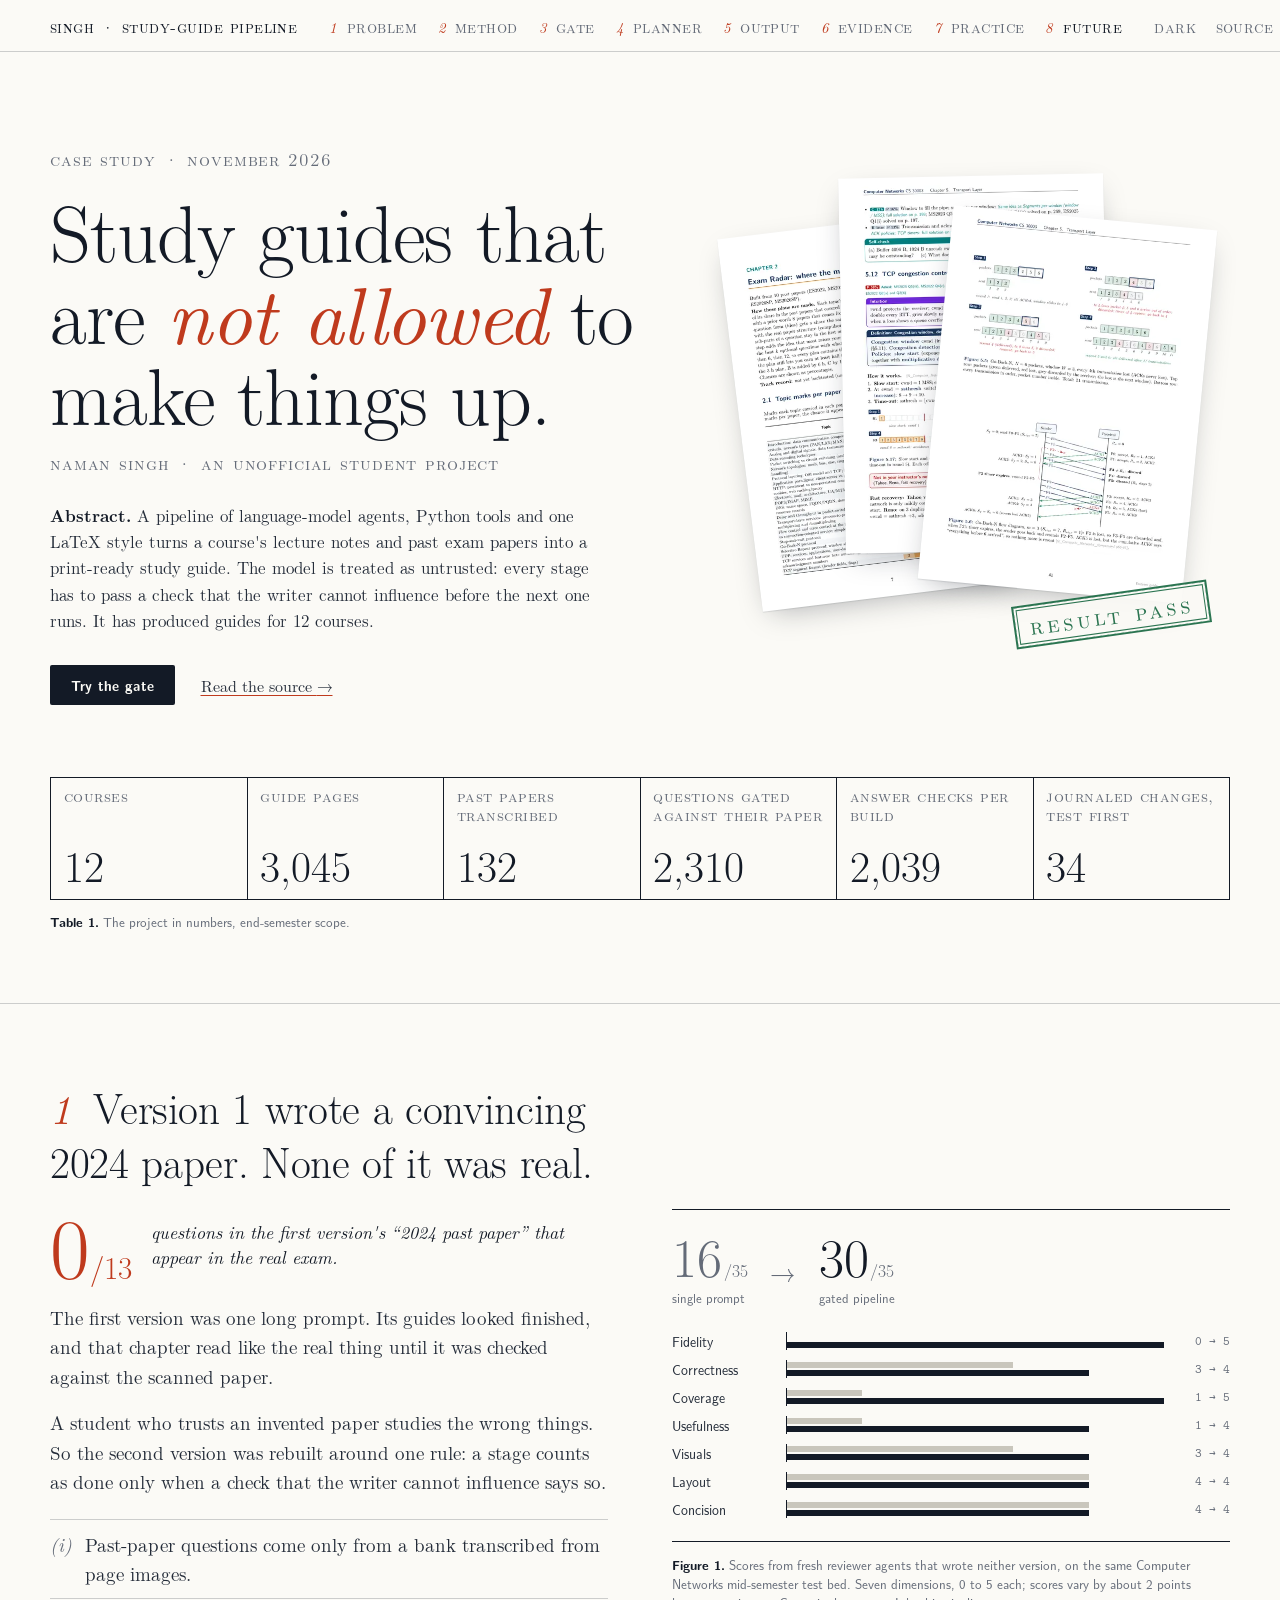
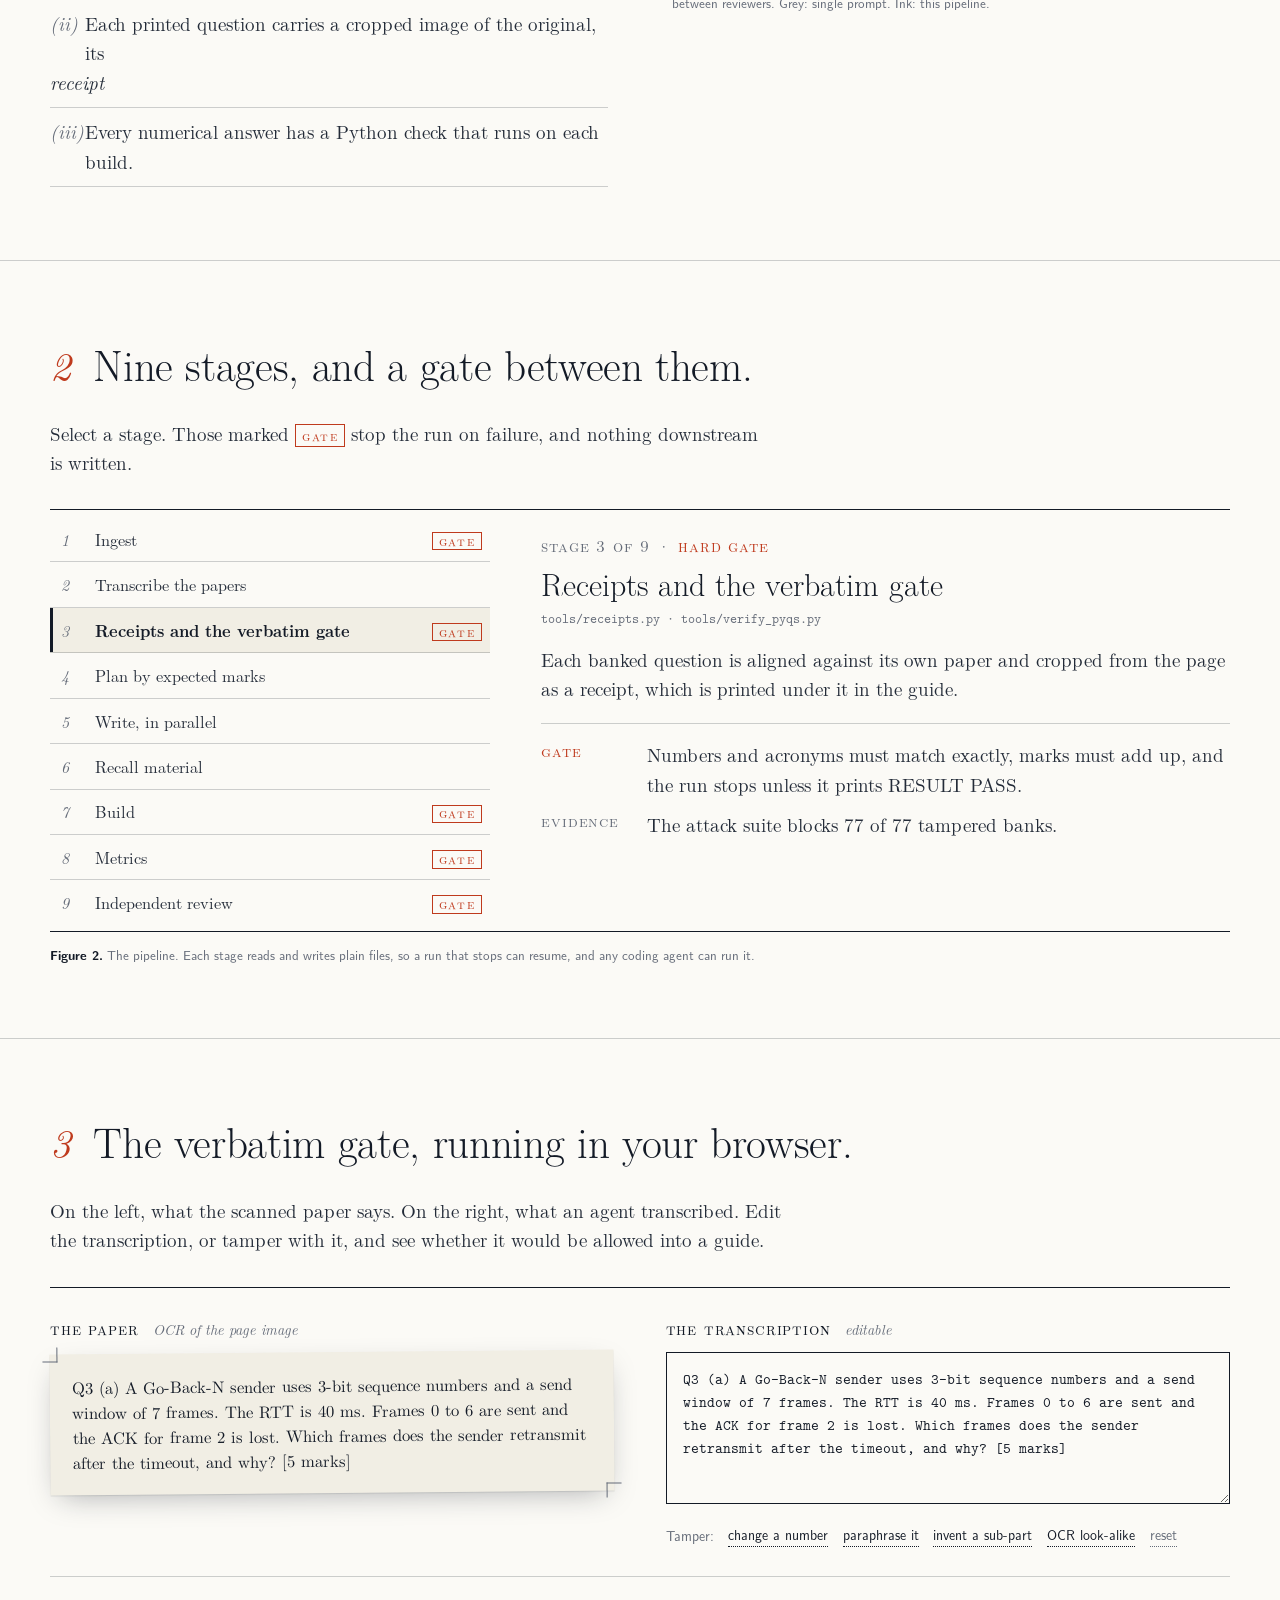
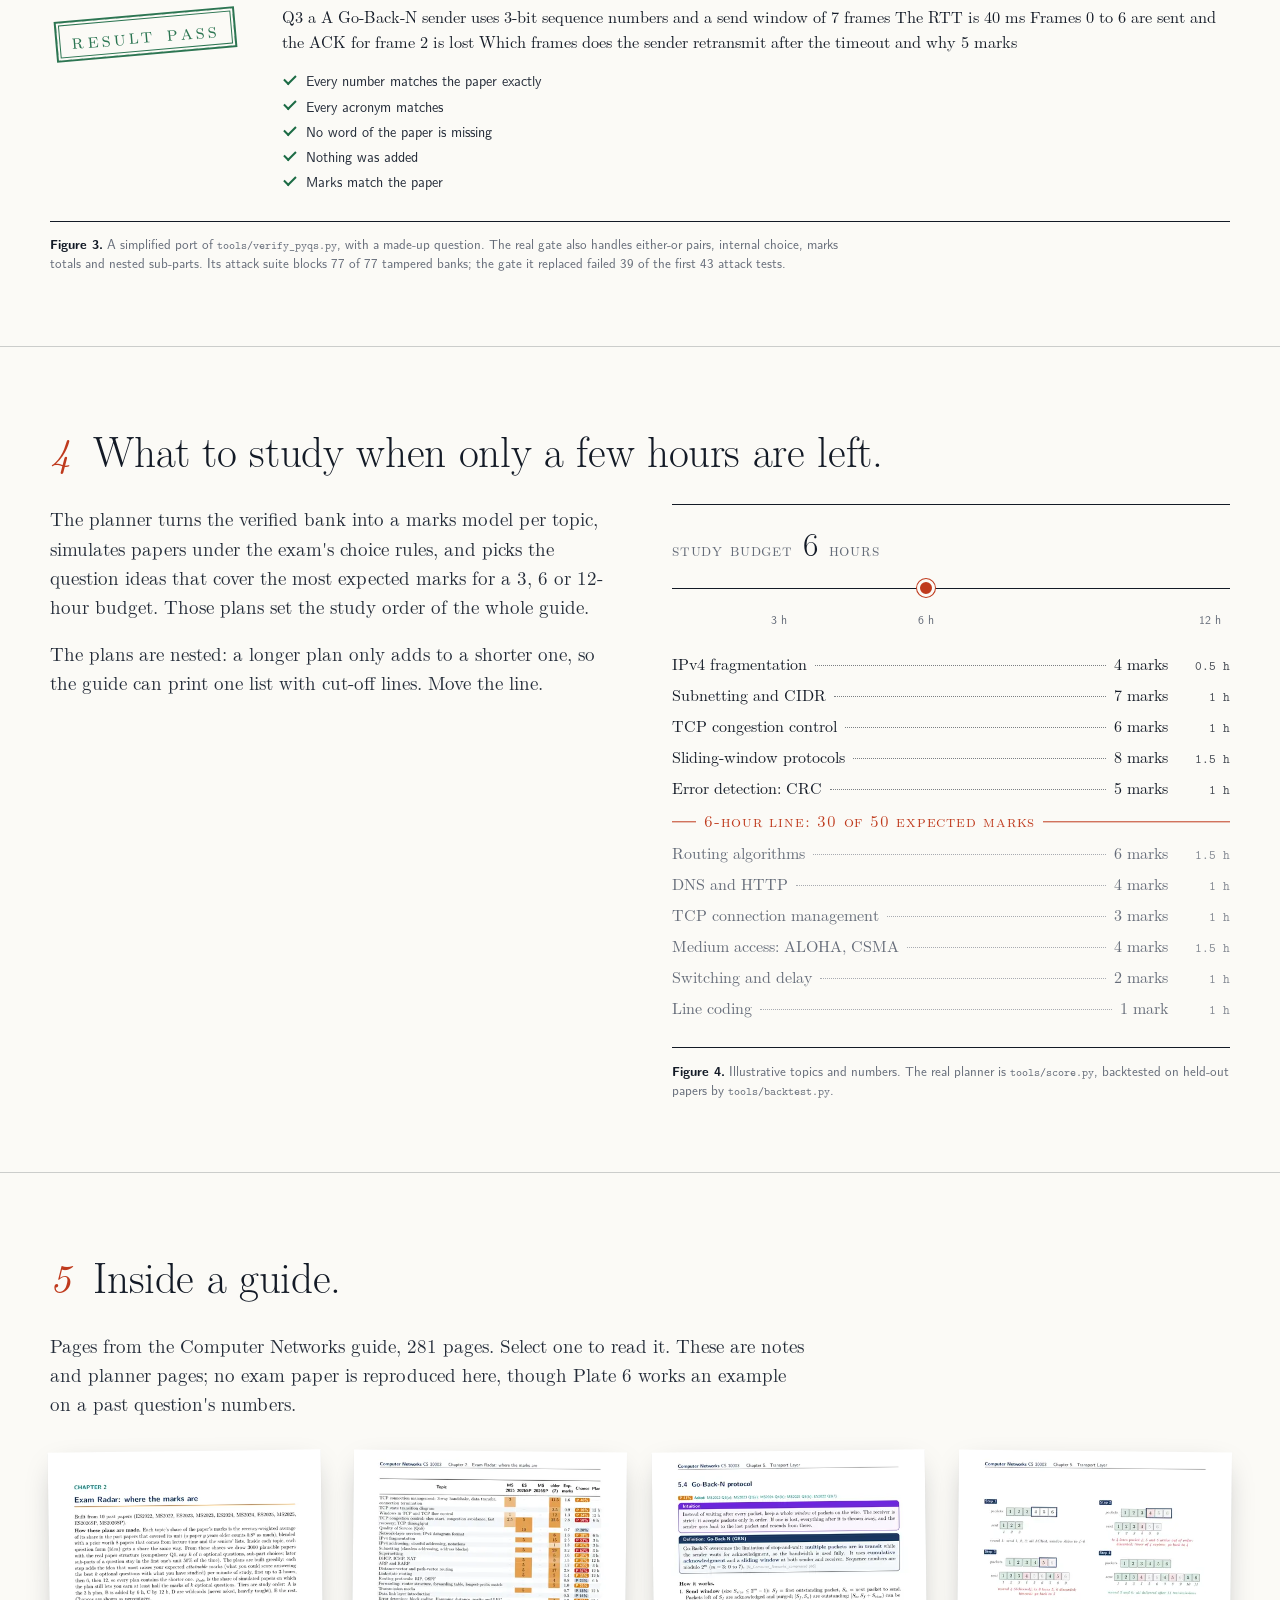
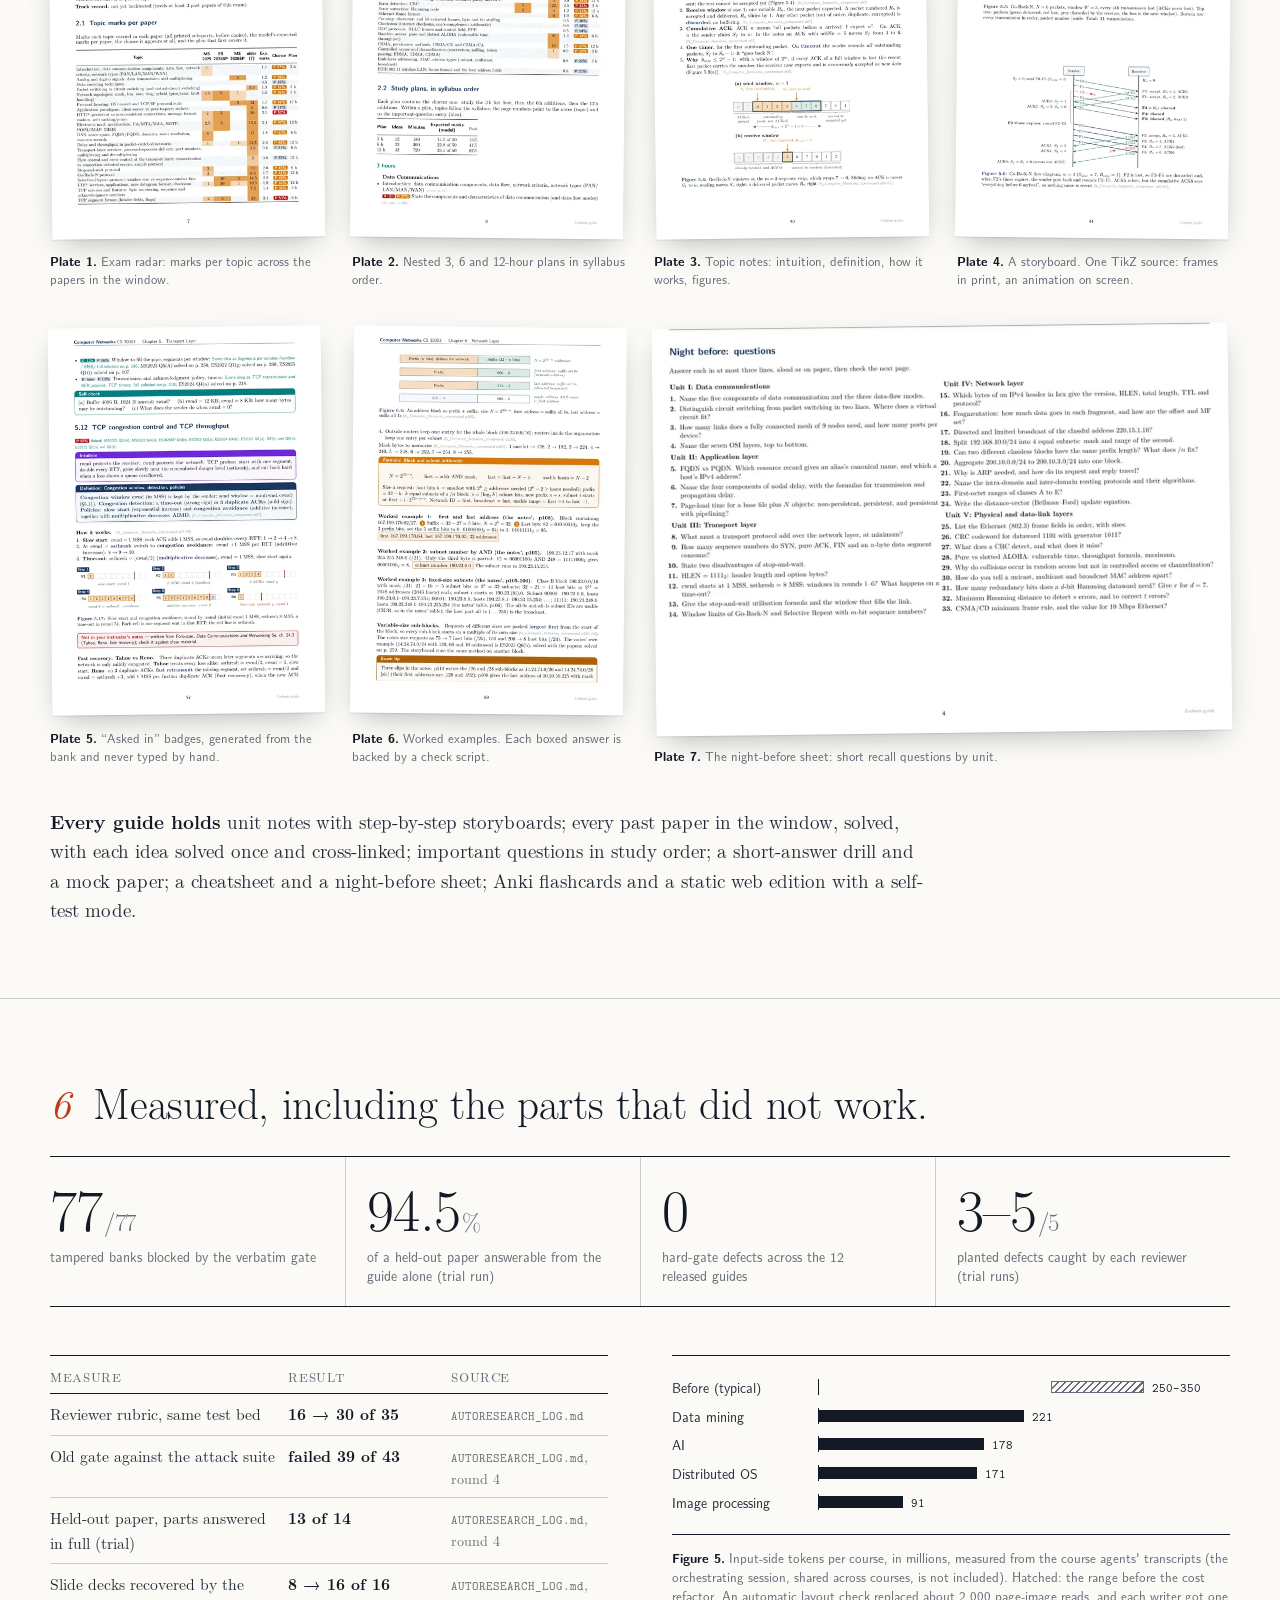
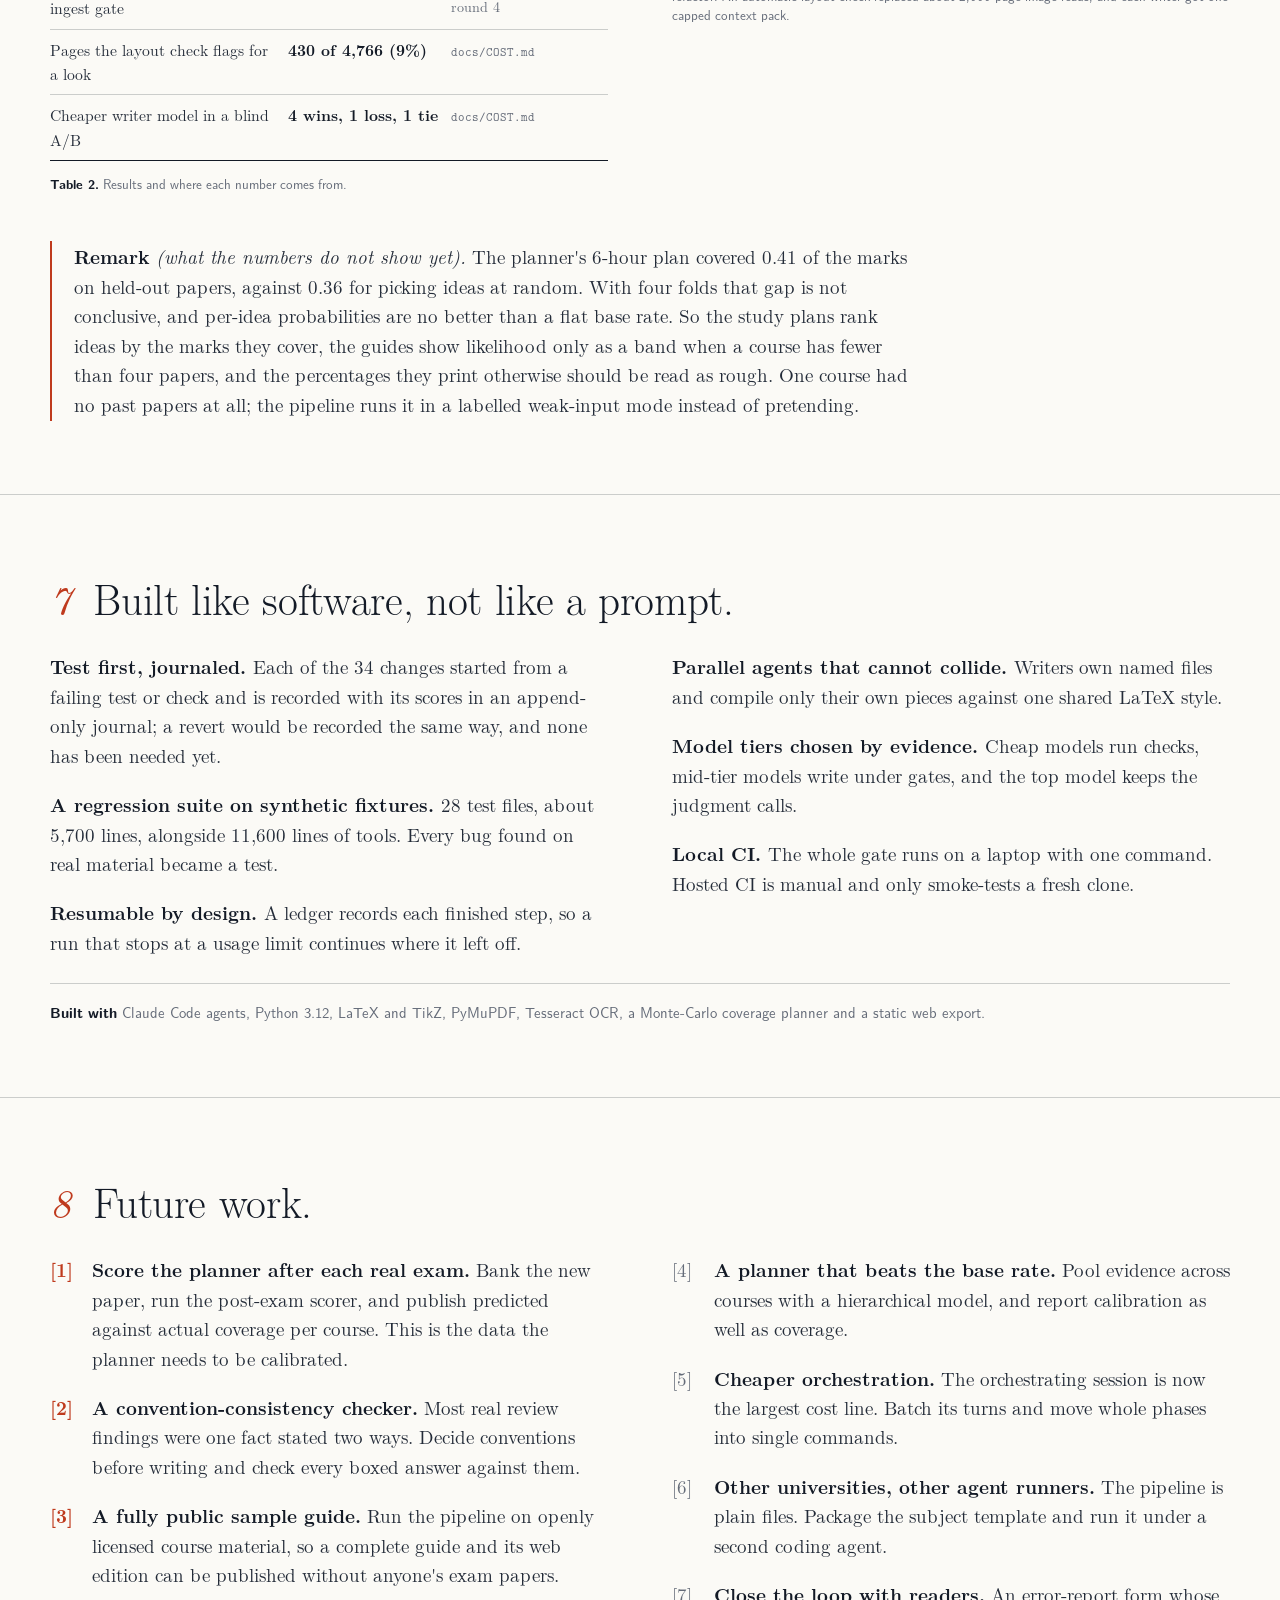
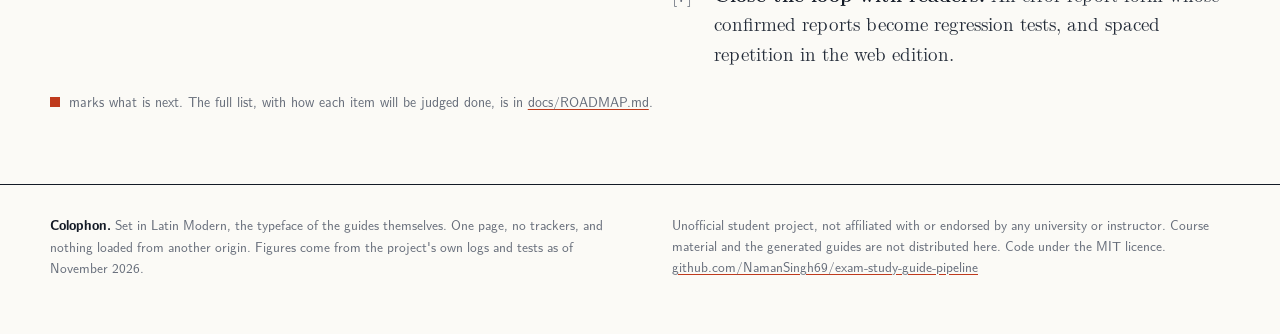
<file: site/index.html>
<!doctype html>
<html lang="en">
<head>
<meta charset="utf-8">
<meta name="viewport" content="width=device-width, initial-scale=1">
<title>Exam Study-Guide Pipeline: gated multi-agent LLM system</title>
<meta name="description" content="A multi-agent pipeline (Claude Code, Python, LaTeX) that turns course notes and past exam papers into verified study guides. 12 courses, 3,045 pages, 2,310 past-paper questions gated against their source.">
<meta name="theme-color" content="#fbfaf6">
<meta property="og:type" content="website">
<meta property="og:title" content="Exam Study-Guide Pipeline">
<meta property="og:description" content="Study guides that are not allowed to make things up: a gated multi-agent LLM pipeline. 12 courses, 3,045 pages, 2,310 verified past-paper questions.">
<meta property="og:url" content="https://study-guide-pipeline.vercel.app/">
<meta property="og:image" content="https://study-guide-pipeline.vercel.app/og.png">
<meta property="og:image:width" content="1200">
<meta property="og:image:height" content="630">
<link rel="canonical" href="https://study-guide-pipeline.vercel.app/">
<meta name="twitter:card" content="summary_large_image">
<link rel="icon" href="favicon.svg" type="image/svg+xml">
<link rel="preload" href="fonts/lmr10.woff" as="font" type="font/woff" crossorigin>
<link rel="preload" href="fonts/lmr17.woff" as="font" type="font/woff" crossorigin>
<link rel="stylesheet" href="styles.css?v=20261121b">
<script src="theme.js?v=20261121b"></script>
</head>
<body>
<a class="skip" href="#main">Skip to content</a>

<header class="runhead" id="top">
  <a class="rh-title" href="#top">Singh <span aria-hidden="true">·</span> Study-Guide Pipeline</a>
  <nav aria-label="Sections">
    <a href="#problem"><i>1</i> Problem</a>
    <a href="#method"><i>2</i> Method</a>
    <a href="#gate"><i>3</i> Gate</a>
    <a href="#planner"><i>4</i> Planner</a>
    <a href="#output"><i>5</i> Output</a>
    <a href="#evidence"><i>6</i> Evidence</a>
    <a href="#practice"><i>7</i> Practice</a>
    <a href="#future"><i>8</i> Future</a>
  </nav>
  <div class="rh-end">
    <button id="themeToggle" type="button" aria-label="Switch between light and dark"><span class="t-dark">Dark</span><span class="t-light">Light</span></button>
    <a href="https://github.com/NamanSingh69/exam-study-guide-pipeline" target="_blank" rel="noopener">Source <span aria-hidden="true">→</span></a>
  </div>
</header>

<main id="main">

<section class="title-block">
  <div class="tb-copy">
    <p class="kicker">Case study <span aria-hidden="true">·</span> November 2026</p>
    <h1>Study guides that are <em>not allowed</em> to make things up.</h1>
    <p class="byline">Naman Singh <span aria-hidden="true">·</span> an unofficial student project</p>
    <p class="abstract"><b>Abstract.</b> A pipeline of language-model agents, Python tools and one LaTeX style turns a course's lecture notes and past exam papers into a print-ready study guide. The model is treated as untrusted: every stage has to pass a check that the writer cannot influence before the next one runs. It has produced guides for 12 courses.</p>
    <p class="actions">
      <a class="btn" href="#gate">Try the gate</a>
      <a class="link" href="https://github.com/NamanSingh69/exam-study-guide-pipeline" target="_blank" rel="noopener">Read the source <span aria-hidden="true">→</span></a>
    </p>
  </div>
  <div class="desk" aria-hidden="true">
    <img class="sheet s1" src="img/thumb-radar.webp" alt="" width="496" height="702">
    <img class="sheet s2" src="img/thumb-tcp-congestion.webp" alt="" width="496" height="702">
    <img class="sheet s3" src="img/thumb-gbn-storyboard.webp" alt="" width="496" height="702">
    <span class="stamp pass">Result pass</span>
  </div>
</section>

<section class="cover" aria-label="The project in numbers">
  <table>
    <caption><b>Table 1.</b> The project in numbers, end-semester scope.</caption>
    <thead><tr><th scope="col">Courses</th><th scope="col">Guide pages</th><th scope="col">Past papers transcribed</th><th scope="col">Questions gated against their paper</th><th scope="col">Answer checks per build</th><th scope="col">Journaled changes, test first</th></tr></thead>
    <tbody><tr><td data-count="12">12</td><td data-count="3045">3,045</td><td data-count="132">132</td><td data-count="2310">2,310</td><td data-count="2039">2,039</td><td data-count="34">34</td></tr></tbody>
  </table>
</section>

<section class="sec" id="problem">
  <h2><span class="num">1</span>Version 1 wrote a convincing 2024 paper. None of it was real.</h2>
  <div class="cols">
    <div class="prose">
      <p class="lead-fig"><span class="zero">0<small>/13</small></span><span>questions in the first version's &ldquo;2024 past paper&rdquo; that appear in the real exam.</span></p>
      <p>The first version was one long prompt. Its guides looked finished, and that chapter read like the real thing until it was checked against the scanned paper.</p>
      <p>A student who trusts an invented paper studies the wrong things. So the second version was rebuilt around one rule: a stage counts as done only when a check that the writer cannot influence says so.</p>
      <ol class="rules">
        <li>Past-paper questions come only from a bank transcribed from page images.</li>
        <li>Each printed question carries a cropped image of the original, its <em>receipt</em>.</li>
        <li>Every numerical answer has a Python check that runs on each build.</li>
      </ol>
    </div>
    <figure class="fig">
      <div class="fig-body">
        <div class="totals"><span><b>16</b><small>/35</small><i>single prompt</i></span><span class="to" aria-hidden="true">→</span><span class="new"><b>30</b><small>/35</small><i>gated pipeline</i></span></div>
        <div id="rubric" class="rubric" role="img" aria-label="Scores per dimension. Fidelity 0 to 5, correctness 3 to 4, coverage 1 to 5, usefulness 1 to 4, visuals 3 to 4, layout 4 to 4, concision 4 to 4."></div>
      </div>
      <figcaption><b>Figure 1.</b> Scores from fresh reviewer agents that wrote neither version, on the same Computer Networks mid-semester test bed. Seven dimensions, 0 to 5 each; scores vary by about 2 points between reviewers. Grey: single prompt. Ink: this pipeline.</figcaption>
    </figure>
  </div>
</section>

<section class="sec" id="method">
  <h2><span class="num">2</span>Nine stages, and a gate between them.</h2>
  <p class="intro">Select a stage. Those marked <span class="gate-mark">gate</span> stop the run on failure, and nothing downstream is written.</p>
  <figure class="fig fig-wide">
    <div class="flow">
      <div class="flow-steps" id="flowSteps" role="tablist" aria-label="Pipeline stages" aria-orientation="vertical"></div>
      <div class="flow-panel" id="flowPanel" role="tabpanel" tabindex="0"></div>
    </div>
    <figcaption><b>Figure 2.</b> The pipeline. Each stage reads and writes plain files, so a run that stops can resume, and any coding agent can run it.</figcaption>
  </figure>
</section>

<section class="sec" id="gate">
  <h2><span class="num">3</span>The verbatim gate, running in your browser.</h2>
  <p class="intro">On the left, what the scanned paper says. On the right, what an agent transcribed. Edit the transcription, or tamper with it, and see whether it would be allowed into a guide.</p>
  <figure class="fig fig-wide">
    <div class="gate">
      <div class="receipt">
        <h3>The paper <span>OCR of the page image</span></h3>
        <p id="gateSource"></p>
      </div>
      <div class="transcript">
        <h3><label for="gateInput">The transcription</label> <span>editable</span></h3>
        <textarea id="gateInput" rows="6" maxlength="2000" spellcheck="false"></textarea>
        <p class="tamper">Tamper:
          <button type="button" data-tamper="number">change a number</button>
          <button type="button" data-tamper="paraphrase">paraphrase it</button>
          <button type="button" data-tamper="invent">invent a sub-part</button>
          <button type="button" data-tamper="ocr">OCR look-alike</button>
          <button type="button" data-tamper="reset" class="reset">reset</button>
        </p>
      </div>
      <div class="ruling" aria-live="polite">
        <div class="stamp-wrap"><span class="stamp" id="gateVerdict"></span></div>
        <div>
          <p class="diff" id="gateDiff"></p>
          <ul class="reasons" id="gateReasons"></ul>
        </div>
      </div>
    </div>
    <figcaption><b>Figure 3.</b> A simplified port of <code>tools/verify_pyqs.py</code>, with a made-up question. The real gate also handles either-or pairs, internal choice, marks totals and nested sub-parts. Its attack suite blocks 77 of 77 tampered banks; the gate it replaced failed 39 of the first 43 attack tests.</figcaption>
  </figure>
</section>

<section class="sec" id="planner">
  <h2><span class="num">4</span>What to study when only a few hours are left.</h2>
  <div class="cols">
    <div class="prose">
      <p>The planner turns the verified bank into a marks model per topic, simulates papers under the exam's choice rules, and picks the question ideas that cover the most expected marks for a 3, 6 or 12-hour budget. Those plans set the study order of the whole guide.</p>
      <p>The plans are nested: a longer plan only adds to a shorter one, so the guide can print one list with cut-off lines. Move the line.</p>
    </div>
    <figure class="fig">
      <div class="fig-body planner">
        <label for="hours">Study budget <output id="hoursOut">6</output> hours</label>
        <input type="range" id="hours" min="1" max="12" step="1" value="6">
        <div class="ticks" aria-hidden="true"><span class="t3">3 h</span><span class="t6">6 h</span><span class="t12">12 h</span></div>
        <ol class="toc" id="planTopics"></ol>
      </div>
      <figcaption><b>Figure 4.</b> Illustrative topics and numbers. The real planner is <code>tools/score.py</code>, backtested on held-out papers by <code>tools/backtest.py</code>.</figcaption>
    </figure>
  </div>
</section>

<section class="sec" id="output">
  <h2><span class="num">5</span>Inside a guide.</h2>
  <p class="intro">Pages from the Computer Networks guide, 281 pages. Select one to read it. These are notes and planner pages; no exam paper is reproduced here, though Plate 6 works an example on a past question's numbers.</p>
  <div class="plates" id="gallery">
    <button type="button" data-page="radar" data-w="993" data-h="1404"><img src="img/thumb-radar.webp" alt="Exam radar page: a heat table of topics against past papers with expected marks" width="496" height="702" loading="lazy"><span><b>Plate 1.</b> Exam radar: marks per topic across the papers in the window.</span></button>
    <button type="button" data-page="plans" data-w="993" data-h="1404"><img src="img/thumb-plans.webp" alt="Study plans page listing topics for 3, 6 and 12 hours" width="496" height="702" loading="lazy"><span><b>Plate 2.</b> Nested 3, 6 and 12-hour plans in syllabus order.</span></button>
    <button type="button" data-page="gbn-notes" data-w="993" data-h="1404"><img src="img/thumb-gbn-notes.webp" alt="Notes page on the Go-Back-N protocol with intuition, definition and window diagrams" width="496" height="702" loading="lazy"><span><b>Plate 3.</b> Topic notes: intuition, definition, how it works, figures.</span></button>
    <button type="button" data-page="gbn-storyboard" data-w="993" data-h="1404"><img src="img/thumb-gbn-storyboard.webp" alt="Storyboard figure showing Go-Back-N frame by frame with a timeline" width="496" height="702" loading="lazy"><span><b>Plate 4.</b> A storyboard. One TikZ source: frames in print, an animation on screen.</span></button>
    <button type="button" data-page="tcp-congestion" data-w="993" data-h="1404"><img src="img/thumb-tcp-congestion.webp" alt="Notes page on TCP congestion control with past-paper badges and a window plot" width="496" height="702" loading="lazy"><span><b>Plate 5.</b> &ldquo;Asked in&rdquo; badges, generated from the bank and never typed by hand.</span></button>
    <button type="button" data-page="cidr-worked" data-w="993" data-h="1404"><img src="img/thumb-cidr-worked.webp" alt="Worked subnetting examples with boxed answers" width="496" height="702" loading="lazy"><span><b>Plate 6.</b> Worked examples. Each boxed answer is backed by a check script.</span></button>
    <button type="button" data-page="night-before" data-w="1404" data-h="993" class="wide"><img src="img/thumb-night-before.webp" alt="Landscape night-before sheet of short questions by unit" width="702" height="496" loading="lazy"><span><b>Plate 7.</b> The night-before sheet: short recall questions by unit.</span></button>
  </div>
  <dialog id="lightbox" aria-label="Guide page">
    <button type="button" class="lb-close" aria-label="Close">Close</button>
    <img id="lbImg" src="img/thumb-radar.webp" alt="" width="993" height="1404">
  </dialog>
  <p class="holds"><b>Every guide holds</b> unit notes with step-by-step storyboards; every past paper in the window, solved, with each idea solved once and cross-linked; important questions in study order; a short-answer drill and a mock paper; a cheatsheet and a night-before sheet; Anki flashcards and a static web edition with a self-test mode.</p>
</section>

<section class="sec" id="evidence">
  <h2><span class="num">6</span>Measured, including the parts that did not work.</h2>
  <div class="keyfigs">
    <p><b>77<small>/77</small></b>tampered banks blocked by the verbatim gate</p>
    <p><b>94.5<small>%</small></b>of a held-out paper answerable from the guide alone (trial run)</p>
    <p><b>0</b>hard-gate defects across the 12 released guides</p>
    <p><b>3&ndash;5<small>/5</small></b>planted defects caught by each reviewer (trial runs)</p>
  </div>
  <div class="cols cols-top">
    <figure class="fig">
      <table class="book">
        <caption><b>Table 2.</b> Results and where each number comes from.</caption>
        <thead><tr><th scope="col">Measure</th><th scope="col">Result</th><th scope="col">Source</th></tr></thead>
        <tbody>
          <tr><td>Reviewer rubric, same test bed</td><td>16 → 30 of 35</td><td><code>AUTORESEARCH_<wbr>LOG.md</code></td></tr>
          <tr><td>Old gate against the attack suite</td><td>failed 39 of 43</td><td><code>AUTORESEARCH_<wbr>LOG.md</code>, round 4</td></tr>
          <tr><td>Held-out paper, parts answered in full (trial)</td><td>13 of 14</td><td><code>AUTORESEARCH_<wbr>LOG.md</code>, round 4</td></tr>
          <tr><td>Slide decks recovered by the ingest gate</td><td>8 → 16 of 16</td><td><code>AUTORESEARCH_<wbr>LOG.md</code>, round 4</td></tr>
          <tr><td>Pages the layout check flags for a look</td><td>430 of 4,766 (9%)</td><td><code>docs/<wbr>COST.md</code></td></tr>
          <tr><td>Cheaper writer model in a blind A/B</td><td>4 wins, 1 loss, 1 tie</td><td><code>docs/<wbr>COST.md</code></td></tr>
        </tbody>
      </table>
    </figure>
    <figure class="fig">
      <div class="fig-body">
        <div id="costChart" class="bars" role="img" aria-label="Baseline 250 to 350 million tokens per course. After the refactor: image processing 91, distributed operating systems 171, artificial intelligence 178, data mining 221 million."></div>
      </div>
      <figcaption><b>Figure 5.</b> Input-side tokens per course, in millions, measured from the course agents' transcripts (the orchestrating session, shared across courses, is not included). Hatched: the range before the cost refactor. An automatic layout check replaced about 2,000 page-image reads, and each writer got one capped context pack.</figcaption>
    </figure>
  </div>
  <aside class="remark">
    <p><b>Remark</b> <i>(what the numbers do not show yet).</i> The planner's 6-hour plan covered 0.41 of the marks on held-out papers, against 0.36 for picking ideas at random. With four folds that gap is not conclusive, and per-idea probabilities are no better than a flat base rate. So the study plans rank ideas by the marks they cover, the guides show likelihood only as a band when a course has fewer than four papers, and the percentages they print otherwise should be read as rough. One course had no past papers at all; the pipeline runs it in a labelled weak-input mode instead of pretending.</p>
  </aside>
</section>

<section class="sec" id="practice">
  <h2><span class="num">7</span>Built like software, not like a prompt.</h2>
  <dl class="paras">
    <div><dt>Test first, journaled.</dt><dd>Each of the 34 changes started from a failing test or check and is recorded with its scores in an append-only journal; a revert would be recorded the same way, and none has been needed yet.</dd></div>
    <div><dt>A regression suite on synthetic fixtures.</dt><dd>28 test files, about 5,700 lines, alongside 11,600 lines of tools. Every bug found on real material became a test.</dd></div>
    <div><dt>Resumable by design.</dt><dd>A ledger records each finished step, so a run that stops at a usage limit continues where it left off.</dd></div>
    <div><dt>Parallel agents that cannot collide.</dt><dd>Writers own named files and compile only their own pieces against one shared LaTeX style.</dd></div>
    <div><dt>Model tiers chosen by evidence.</dt><dd>Cheap models run checks, mid-tier models write under gates, and the top model keeps the judgment calls.</dd></div>
    <div><dt>Local CI.</dt><dd>The whole gate runs on a laptop with one command. Hosted CI is manual and only smoke-tests a fresh clone.</dd></div>
  </dl>
  <p class="built"><b>Built with</b> Claude Code agents, Python 3.12, LaTeX and TikZ, PyMuPDF, Tesseract OCR, a Monte-Carlo coverage planner and a static web export.</p>
</section>

<section class="sec" id="future">
  <h2><span class="num">8</span>Future work.</h2>
  <ol class="refs">
    <li class="next"><b>Score the planner after each real exam.</b> Bank the new paper, run the post-exam scorer, and publish predicted against actual coverage per course. This is the data the planner needs to be calibrated.</li>
    <li class="next"><b>A convention-consistency checker.</b> Most real review findings were one fact stated two ways. Decide conventions before writing and check every boxed answer against them.</li>
    <li class="next"><b>A fully public sample guide.</b> Run the pipeline on openly licensed course material, so a complete guide and its web edition can be published without anyone's exam papers.</li>
    <li><b>A planner that beats the base rate.</b> Pool evidence across courses with a hierarchical model, and report calibration as well as coverage.</li>
    <li><b>Cheaper orchestration.</b> The orchestrating session is now the largest cost line. Batch its turns and move whole phases into single commands.</li>
    <li><b>Other universities, other agent runners.</b> The pipeline is plain files. Package the subject template and run it under a second coding agent.</li>
    <li><b>Close the loop with readers.</b> An error-report form whose confirmed reports become regression tests, and spaced repetition in the web edition.</li>
  </ol>
  <p class="refs-key"><span class="next-mark" aria-hidden="true"></span> marks what is next. The full list, with how each item will be judged done, is in <a href="https://github.com/NamanSingh69/exam-study-guide-pipeline/blob/main/docs/ROADMAP.md" target="_blank" rel="noopener">docs/ROADMAP.md</a>.</p>
</section>

</main>

<footer class="colophon">
  <p><b>Colophon.</b> Set in Latin Modern, the typeface of the guides themselves. One page, no trackers, and nothing loaded from another origin. Figures come from the project's own logs and tests as of November 2026.</p>
  <p>Unofficial student project, not affiliated with or endorsed by any university or instructor. Course material and the generated guides are not distributed here. Code under the MIT licence. <a href="https://github.com/NamanSingh69/exam-study-guide-pipeline" target="_blank" rel="noopener">github.com/NamanSingh69/exam-study-guide-pipeline</a></p>
</footer>

<script src="app.js?v=20261121b" defer></script>
</body>
</html>
</file>
<file: site/styles.css>
/* Exam Study-Guide Pipeline: the showcase, set as a typeset paper.
   Rules of the design: (1) Latin Modern throughout, the face the guides are set in. (2) Ink, paper and one marking
   colour; green appears only on a PASS stamp. (3) Hairlines and booktabs rules instead of cards. (4) Only things
   that are paper (page images, the receipt, stamps) cast a shadow or sit at an angle. */
@font-face { font-family: "LM Roman"; src: url(fonts/lmr10.woff) format("woff"); font-display: swap; }
@font-face { font-family: "LM Roman"; src: url(fonts/lmri10.woff) format("woff"); font-style: italic; font-display: swap; }
@font-face { font-family: "LM Roman"; src: url(fonts/lmbx10.woff) format("woff"); font-weight: 700; font-display: swap; }
@font-face { font-family: "LM Display"; src: url(fonts/lmr17.woff) format("woff"); font-display: swap; }
@font-face { font-family: "LM Caps"; src: url(fonts/lmcsc10.woff) format("woff"); font-display: swap; }
@font-face { font-family: "LM Mono"; src: url(fonts/lmtt10.woff) format("woff"); font-display: swap; }
@font-face { font-family: "LM Sans"; src: url(fonts/lmss10.woff) format("woff"); font-display: swap; }
@font-face { font-family: "LM Sans"; src: url(fonts/lmssbx10.woff) format("woff"); font-weight: 700; font-display: swap; }

:root {
  --paper: #fbfaf6; --scan: #f1eee4; --ink: #131a26; --text: #232b38; --muted: #646b78; --hair: rgba(19,26,38,.2);
  --mark: #bf3a1d; --mark-wash: #fbe9e3; --pass: #1c6b45; --hl: #f8e7a8; --grey-bar: #c9c6bc;
  --serif: "LM Roman", "Latin Modern Roman", "CMU Serif", Georgia, "Times New Roman", serif;
  --display: "LM Display", "LM Roman", Georgia, serif;
  --caps: "LM Caps", "LM Roman", Georgia, serif;
  --sans: "LM Sans", system-ui, "Segoe UI", Helvetica, Arial, sans-serif;
  --mono: "LM Mono", ui-monospace, Consolas, Menlo, monospace;
  --sheet-shadow: 0 1px 1px rgba(19,26,38,.1), 0 10px 30px -10px rgba(19,26,38,.35);
  --page: 1180px; --gutter: clamp(1.15rem, 4vw, 2.5rem); color-scheme: light;
}
:root[data-theme="dark"] {
  --paper: #12151b; --scan: #1b1f27; --ink: #f0ede4; --text: #d8d5cc; --muted: #9a9fa9; --hair: rgba(240,237,228,.22);
  --mark: #ff8c6e; --mark-wash: #33180f; --pass: #72d2a2; --hl: #5a4a12; --grey-bar: #4b505b;
  --sheet-shadow: 0 1px 1px rgba(0,0,0,.5), 0 14px 34px -10px rgba(0,0,0,.8); color-scheme: dark;
}

* { box-sizing: border-box; }
html { scroll-behavior: smooth; scroll-padding-top: 4.2rem; -webkit-text-size-adjust: 100%; }
main { overflow-x: clip; }
body { margin: 0; background: var(--paper); color: var(--text); font: 19px/1.55 var(--serif); font-kerning: normal; text-rendering: optimizeLegibility; overflow-x: hidden; }
img { max-width: 100%; height: auto; display: block; }
a { color: inherit; text-decoration: underline; text-decoration-thickness: .06em; text-underline-offset: .18em; text-decoration-color: var(--mark); }
a:hover { color: var(--mark); }
p { margin: 0 0 .9em; text-wrap: pretty; hanging-punctuation: first; }
b, strong { font-weight: 700; color: var(--ink); }
h1, h2, h3 { margin: 0; color: var(--ink); font-weight: 400; text-wrap: balance; }
code { font: .88em var(--mono); }
button { font: inherit; color: inherit; }
:focus-visible { outline: 2px solid var(--mark); outline-offset: 3px; }
::selection { background: var(--hl); color: var(--ink); }
.skip { position: absolute; left: -999px; top: .5rem; background: var(--ink); color: var(--paper); padding: .4rem .8rem; z-index: 50; }
.skip:focus { left: .5rem; }

/* running head */
.runhead { position: sticky; top: 0; z-index: 20; display: flex; align-items: baseline; gap: 2rem; padding: .7rem max(var(--gutter), calc((100% - var(--page)) / 2)) .6rem;
  background: var(--paper); border-bottom: 1px solid var(--hair); font: 1rem/1.2 var(--caps); letter-spacing: .03em; text-transform: lowercase; }
.runhead a { text-decoration: none; color: var(--muted); }
.runhead a:hover, .runhead a.on { color: var(--ink); }
.runhead .rh-title { color: var(--ink); white-space: nowrap; }
.runhead nav { display: flex; gap: 1.3rem; margin-left: auto; }
.runhead nav a, .rh-end a, #themeToggle { white-space: nowrap; }
.runhead nav i { font: italic .92em var(--serif); color: var(--mark); margin-right: .15em; text-transform: none; }
.rh-end { display: flex; gap: 1.2rem; align-items: baseline; }
.rh-end a, #themeToggle { display: inline-block; padding-block: .35rem; }
#themeToggle { background: none; border: 0; padding-inline: 0; cursor: pointer; color: var(--muted); text-transform: lowercase; letter-spacing: inherit; }
#themeToggle:hover { color: var(--ink); }
.t-light { display: none; } [data-theme="dark"] .t-light { display: inline; } [data-theme="dark"] .t-dark { display: none; }

/* title block */
.title-block, .cover, .sec, .colophon { padding-inline: max(var(--gutter), calc((100% - var(--page)) / 2)); }
.title-block { display: grid; grid-template-columns: minmax(0, 1.12fr) minmax(0, .88fr); gap: clamp(1.5rem, 5vw, 4.5rem); align-items: center; padding-block: clamp(2.6rem, 8vw, 6rem) clamp(2.5rem, 6vw, 4.5rem); }
.kicker, .byline { font: 1.08rem/1.3 var(--caps); letter-spacing: .05em; text-transform: lowercase; color: var(--muted); margin: 0; }
h1 { font: 400 clamp(2.7rem, 6.3vw, 5rem)/1.02 var(--display); letter-spacing: -.012em; margin: 1.1rem 0 1.2rem; }
h1 em { font: italic 1em/1 var(--serif); color: var(--mark); letter-spacing: -.02em; }
.abstract { max-width: 33em; margin: 1.7rem 0 0; font-size: 1.06rem; }
.actions { display: flex; flex-wrap: wrap; align-items: center; gap: 1.6rem; margin: 2rem 0 0; }
.btn { display: inline-block; background: var(--ink); color: var(--paper); font: 700 .86rem/1 var(--sans); letter-spacing: .02em; padding: .85rem 1.3rem .8rem; text-decoration: none; border-radius: 2px; transition: background .15s; }
.btn:hover { background: var(--mark); color: #fff; }
.link { font: 1rem var(--serif); display: inline-block; padding-block: .5rem; }
.desk { position: relative; aspect-ratio: 1 / 1.04; }
.sheet { position: absolute; width: 54%; background: #fff; box-shadow: var(--sheet-shadow); transition: transform .6s cubic-bezier(.2,.7,.2,1); }
.s1 { left: 0; top: 10%; transform: rotate(-7deg); } .s2 { left: 21%; top: 1%; transform: rotate(-1.2deg); } .s3 { left: 40%; top: 9%; transform: rotate(5.5deg); }
.desk:hover .s1 { transform: rotate(-9deg) translate(-3%, 1%); } .desk:hover .s3 { transform: rotate(8deg) translate(3%, 1%); }
[data-theme="dark"] .sheet, [data-theme="dark"] .plates img, [data-theme="dark"] #lbImg { filter: brightness(.88) contrast(1.04); }

/* the stamp */
.stamp { display: inline-block; font: 1.25rem/1 var(--caps); letter-spacing: .16em; text-transform: lowercase; padding: .55rem .9rem .5rem; color: var(--mark);
  border: 2px solid currentColor; box-shadow: inset 0 0 0 2px var(--paper), inset 0 0 0 3px currentColor; transform: rotate(-5deg); white-space: nowrap; opacity: .93; background: var(--paper); }
.stamp.pass { color: var(--pass); }
.desk .stamp { position: absolute; right: 4%; bottom: 9%; font-size: 1.4rem; transform: rotate(-8deg); }
.stamp.hit { animation: hit .32s cubic-bezier(.3,1.6,.5,1) both; }
@keyframes hit { from { transform: rotate(-5deg) scale(1.5); opacity: 0; } }

/* Table 1: cover sheet */
.cover { padding-bottom: clamp(2.5rem, 6vw, 4.5rem); }
.cover table { width: 100%; border-collapse: collapse; table-layout: fixed; }
caption, figcaption { caption-side: bottom; text-align: left; font: .82rem/1.45 var(--sans); color: var(--muted); padding-top: .8rem; max-width: 62em; }
caption b, figcaption b { color: var(--ink); }
.cover th, .cover td { border: 1px solid var(--ink); text-align: left; vertical-align: top; padding: .55rem .8rem; }
.cover th { font: .98rem/1.2 var(--caps); letter-spacing: .03em; text-transform: lowercase; color: var(--muted); border-bottom: 0; height: 3.4rem; }
.cover td { font: 400 clamp(1.9rem, 3.4vw, 2.9rem)/1 var(--display); color: var(--ink); border-top: 0; padding-bottom: .8rem; font-variant-numeric: tabular-nums; }

/* sections */
.sec { padding-block: clamp(2.6rem, 6vw, 4.6rem); border-top: 1px solid var(--hair); position: relative; }
h2 { font: 400 clamp(1.75rem, 3.5vw, 2.7rem)/1.1 var(--display); letter-spacing: -.008em; max-width: 24em; margin-bottom: 1.6rem; }
h2 .num { font: italic .95em var(--serif); color: var(--mark); margin-right: .55em; }
.intro { max-width: 40em; margin-bottom: 2rem; }
.cols { display: grid; grid-template-columns: minmax(0, 1fr) minmax(0, 1fr); gap: clamp(2rem, 5vw, 4.5rem); align-items: start; }
.prose { max-width: 33em; }
.gate-mark, .flow-steps .g { font: .82rem/1 var(--caps); letter-spacing: .12em; text-transform: lowercase; color: var(--mark); border: 1px solid currentColor; padding: .12rem .38rem .1rem; white-space: nowrap; }

/* §1 */
.lead-fig { display: grid; grid-template-columns: auto 1fr; gap: 1.2rem; align-items: center; margin-bottom: 1.5rem; font: italic 1.12rem/1.4 var(--serif); color: var(--ink); }
.zero { font: 400 5.4rem/.8 var(--display); color: var(--mark); letter-spacing: -.03em; }
.zero small { font-size: .36em; letter-spacing: 0; margin-left: .08em; }
.rules { margin: 1.4rem 0 0; padding: 0; list-style: none; counter-reset: r; border-top: 1px solid var(--hair); }
.rules li { counter-increment: r; display: grid; grid-template-columns: 2.2rem 1fr; padding: .6rem 0; border-bottom: 1px solid var(--hair); }
.rules li::before { content: "(" counter(r, lower-roman) ")"; font-style: italic; color: var(--muted); }

/* figures */
.fig { margin: 0; min-width: 0; }
.fig-body { border-top: 1.5px solid var(--ink); border-bottom: 1.5px solid var(--ink); padding: 1.3rem 0 1.4rem; }
.totals { display: flex; align-items: flex-end; gap: 1.4rem; margin-bottom: 1.5rem; }
.totals span { font: .8rem var(--sans); color: var(--muted); }
.totals b { font: 400 3.4rem/.9 var(--display); color: var(--muted); }
.totals .new b { color: var(--ink); }
.totals small { font: 1.1rem var(--display); margin-left: .1em; } .totals i { display: block; font-style: normal; margin-top: .35rem; }
.totals .to { font: 1.6rem var(--serif); padding-bottom: 1.1rem; }
.rubric { display: grid; gap: .5rem; }
.rub-row { display: grid; grid-template-columns: 6.2rem 1fr 3.2rem; gap: .9rem; align-items: center; font: .86rem var(--sans); }
.rub-bars { display: flex; flex-direction: column; gap: 2px; border-left: 1px solid var(--ink); padding: 2px 0; }
.rub-bars span { height: 6px; width: 0; transition: width 1s cubic-bezier(.2,.7,.2,1); }
.rub-old { background: var(--grey-bar); } .rub-new { background: var(--ink); }
.rub-val { font: .8rem var(--mono); color: var(--muted); text-align: right; white-space: nowrap; }

/* §2 pipeline */
.flow { display: grid; grid-template-columns: minmax(16rem, .78fr) minmax(0, 1.22fr); gap: clamp(1.5rem, 4vw, 3.5rem); border-top: 1.5px solid var(--ink); border-bottom: 1.5px solid var(--ink); }
.flow-steps { counter-reset: s; padding: .4rem 0; }
.flow-steps button { counter-increment: s; display: grid; grid-template-columns: 2.1rem 1fr auto; align-items: baseline; width: 100%; text-align: left; background: none; border: 0; border-bottom: 1px solid var(--hair);
  padding: .62rem .5rem .58rem .7rem; cursor: pointer; font-size: 1.02rem; color: var(--text); box-shadow: inset 0 0 0 var(--ink); transition: box-shadow .2s, background .2s; }
.flow-steps button:last-child { border-bottom: 0; }
.flow-steps button::before { content: counter(s); font: italic 1rem var(--serif); color: var(--muted); }
.flow-steps button:hover { background: var(--scan); }
.flow-steps button[aria-selected="true"] { box-shadow: inset 3px 0 0 var(--ink); font-weight: 700; color: var(--ink); background: var(--scan); }
.flow-panel { padding: 1.5rem 0 1.6rem; min-height: 24rem; }
.flow-panel .where { font: 1rem var(--caps); letter-spacing: .05em; text-transform: lowercase; color: var(--muted); margin: 0 0 .5rem; }
.flow-panel .where em { font-style: normal; color: var(--mark); }
.flow-panel h3 { font: 400 2rem/1.1 var(--display); margin-bottom: .55rem; }
.flow-panel .tool { display: block; color: var(--muted); margin-bottom: 1.1rem; font-size: .84rem; }
.flow-panel dl { margin: 1.2rem 0 0; display: grid; grid-template-columns: 5.6rem 1fr; gap: .7rem 1rem; border-top: 1px solid var(--hair); padding-top: 1rem; }
.flow-panel dt { font: .98rem var(--caps); letter-spacing: .05em; text-transform: lowercase; color: var(--muted); }
.flow-panel dt.is-gate { color: var(--mark); }
.flow-panel dd { margin: 0; }
.swap { animation: swap .3s ease both; }
@keyframes swap { from { opacity: 0; transform: translateY(4px); } }

/* §3 gate */
.gate { display: grid; grid-template-columns: minmax(0, 1fr) minmax(0, 1fr); gap: 1.8rem clamp(1.5rem, 4vw, 3.5rem); border-top: 1.5px solid var(--ink); border-bottom: 1.5px solid var(--ink); padding: 1.8rem 0; }
.gate h3 { font: 1.02rem var(--caps); letter-spacing: .05em; text-transform: lowercase; color: var(--ink); margin-bottom: .8rem; }
.gate h3 span { color: var(--muted); margin-left: .5rem; font: italic .9rem var(--serif); text-transform: none; letter-spacing: 0; }
.receipt p { position: relative; margin: 0; background: var(--scan); color: var(--ink); padding: 1.3rem 1.4rem; box-shadow: var(--sheet-shadow); transform: rotate(-.5deg); font-size: 1.04rem; line-height: 1.5; }
.receipt p::before, .receipt p::after { content: ""; position: absolute; width: 14px; height: 14px; border: 1px solid var(--muted); }
.receipt p::before { left: -7px; top: -7px; border-width: 0 1px 1px 0; } .receipt p::after { right: -7px; bottom: -7px; border-width: 1px 0 0 1px; }
textarea { display: block; width: 100%; min-height: 9.5rem; field-sizing: content; resize: vertical; font: .93rem/1.55 var(--mono); color: var(--ink); background: transparent; border: 1px solid var(--ink); border-radius: 0; padding: .9rem 1rem; }
.tamper { margin: .9rem 0 0; font: .86rem var(--sans); color: var(--muted); }
.tamper button { background: none; border: 0; padding: .35rem 0 .1rem; margin-left: .6rem; cursor: pointer; color: var(--ink); border-bottom: 1px dotted var(--ink); }
.tamper button:hover { color: var(--mark); border-bottom-color: var(--mark); } .tamper .reset { color: var(--muted); border-bottom-color: var(--muted); }
.ruling { grid-column: 1 / -1; display: grid; grid-template-columns: 13rem 1fr; gap: 1.5rem; align-items: start; border-top: 1px solid var(--hair); padding-top: 1.7rem; }
.stamp-wrap { padding: .6rem 0 0 .3rem; }
.diff { margin: 0 0 1rem; font-size: 1.02rem; color: var(--ink); }
.diff del { color: var(--mark); text-decoration-thickness: .09em; }
.diff ins { text-decoration: none; background: var(--hl); padding: 0 .12em; }
.reasons { margin: 0; padding: 0; list-style: none; font: .88rem/1.45 var(--sans); display: grid; gap: .3rem; }
.reasons li { position: relative; padding-left: 1.5rem; }
.reasons li::before { content: ""; position: absolute; left: .1rem; top: .34em; width: .62rem; height: .32rem; border-left: 2px solid var(--pass); border-bottom: 2px solid var(--pass); transform: rotate(-45deg); }
.reasons .no { color: var(--ink); }
.reasons .no::before { top: .3em; left: .05rem; width: .72rem; height: .72rem; border: 0; transform: none;
  background: linear-gradient(45deg, transparent 43%, var(--mark) 43% 57%, transparent 57%), linear-gradient(-45deg, transparent 43%, var(--mark) 43% 57%, transparent 57%); }

/* §4 planner */
.planner label { font: 1.02rem var(--caps); letter-spacing: .05em; text-transform: lowercase; color: var(--muted); }
.planner output { font: 400 2.1rem/1 var(--display); color: var(--ink); margin: 0 .2rem; text-transform: none; }
input[type=range] { -webkit-appearance: none; appearance: none; width: 100%; height: 28px; background: transparent; margin: .7rem 0 0; cursor: ew-resize; }
input[type=range]::-webkit-slider-runnable-track { height: 1px; background: var(--ink); }
input[type=range]::-moz-range-track { height: 1px; background: var(--ink); }
input[type=range]::-webkit-slider-thumb { -webkit-appearance: none; width: 18px; height: 18px; margin-top: -9px; border-radius: 50%; background: var(--mark); border: 3px solid var(--paper); box-shadow: 0 0 0 1px var(--mark); }
input[type=range]::-moz-range-thumb { width: 14px; height: 14px; border-radius: 50%; background: var(--mark); border: 3px solid var(--paper); box-shadow: 0 0 0 1px var(--mark); }
.ticks { position: relative; height: 1.3rem; font: .74rem var(--sans); color: var(--muted); margin: 0 9px 1.1rem; }
.ticks span { position: absolute; transform: translateX(-50%); white-space: nowrap; } .t3 { left: 18.18%; } .t6 { left: 45.45%; } .t12 { left: 100%; transform: translateX(-100%) !important; }
.toc { list-style: none; margin: 0; padding: 0; font-size: 1rem; }
.toc li { display: flex; align-items: baseline; gap: .5rem; padding: .2rem 0; color: var(--muted); transition: color .25s; }
.toc li.in { color: var(--ink); }
.toc .dots { flex: 1; border-bottom: 1px dotted currentColor; opacity: .55; transform: translateY(-.25em); min-width: 1rem; }
.toc .m { font-variant-numeric: tabular-nums; white-space: nowrap; } .toc .h { font: .8rem var(--mono); width: 3.4rem; text-align: right; opacity: .8; }
.toc .cut { color: var(--mark); font: .98rem var(--caps); letter-spacing: .05em; text-transform: lowercase; padding: .35rem 0; }
.toc .cut::before, .toc .cut::after { content: ""; flex: 1; border-top: 1px solid var(--mark); transform: translateY(-.3em); } .toc .cut::before { flex: 0 0 1.5rem; }

/* §5 plates */
.plates { display: grid; grid-template-columns: repeat(4, minmax(0, 1fr)); gap: 2.4rem 1.8rem; }
.plates button { all: unset; cursor: zoom-in; display: block; }
.plates img { width: 100%; background: #fff; box-shadow: var(--sheet-shadow); transition: transform .35s cubic-bezier(.2,.7,.2,1); }
.plates button:nth-child(odd) img { transform: rotate(-.7deg); } .plates button:nth-child(even) img { transform: rotate(.6deg); }
.plates button:hover img, .plates button:focus-visible img { transform: rotate(0) translateY(-5px); }
.plates button:focus-visible { outline: 2px solid var(--mark); outline-offset: 6px; }
.plates span { display: block; font: .8rem/1.4 var(--sans); color: var(--muted); margin-top: .9rem; } .plates span b { color: var(--ink); }
.plates .wide { grid-column: span 2; }
.holds { margin: 2.6rem 0 0; max-width: 46em; }
dialog { border: 0; padding: 0; background: transparent; max-width: min(96vw, 1000px); max-height: 94vh; overflow: auto; }
dialog::backdrop { background: rgba(10,12,16,.82); }
.lb-close { position: sticky; top: .6rem; float: right; margin: .6rem; z-index: 2; background: var(--ink); color: var(--paper); border: 0; padding: .45rem .8rem; font: 700 .78rem var(--sans); cursor: pointer; }

/* §6 evidence */
.keyfigs { display: grid; grid-template-columns: repeat(4, minmax(0, 1fr)); margin-bottom: 3rem; border-top: 1.5px solid var(--ink); border-bottom: 1.5px solid var(--ink); }
.keyfigs p { margin: 0; padding: 1.3rem 1.2rem 1.3rem 1.3rem; border-left: 1px solid var(--hair); font: .86rem/1.4 var(--sans); color: var(--muted); }
.keyfigs p:first-child { border-left: 0; padding-left: 0; }
.keyfigs b { display: block; font: 400 clamp(2.6rem, 4.6vw, 3.9rem)/1 var(--display); color: var(--ink); margin-bottom: .6rem; letter-spacing: -.01em; }
.keyfigs small { font-size: .42em; color: var(--muted); margin-left: .06em; }
.cols-top { align-items: start; }
.book { width: 100%; border-collapse: collapse; border-top: 1.5px solid var(--ink); border-bottom: 1.5px solid var(--ink); font-size: .98rem; }
.book th { font: 1rem var(--caps); letter-spacing: .04em; text-transform: lowercase; text-align: left; color: var(--muted); border-bottom: 1px solid var(--ink); padding: .5rem .8rem .4rem 0; }
.book td { padding: .5rem .8rem .5rem 0; vertical-align: baseline; border-bottom: 1px solid var(--hair); } .book tr:last-child td { border-bottom: 0; }
.book td:nth-child(2) { color: var(--ink); font-weight: 700; white-space: nowrap; } .book td:last-child { color: var(--muted); padding-right: 0; font-size: .9em; }
.bars { display: grid; gap: .55rem; padding-right: 5.4rem; }
.bar-row { display: grid; grid-template-columns: 8.2rem 1fr; gap: .9rem; align-items: center; font: .86rem var(--sans); }
.bar-track { position: relative; height: 16px; border-left: 1px solid var(--ink); }
.bar-track span { position: absolute; inset-block: 2px; left: 0; width: 0; background: var(--ink); transition: width 1.1s cubic-bezier(.2,.7,.2,1), left 1.1s cubic-bezier(.2,.7,.2,1); }
.bar-track .base { background: repeating-linear-gradient(135deg, var(--muted) 0 1.5px, transparent 1.5px 5px); outline: 1px solid var(--muted); outline-offset: -1px; }
.bar-track em { position: absolute; top: 50%; left: 0; transform: translateY(-50%); font: .78rem var(--mono); color: var(--ink); padding-left: .5rem; white-space: nowrap; transition: left 1.1s cubic-bezier(.2,.7,.2,1); }
.remark { margin: 3rem 0 0; border-left: 2px solid var(--mark); padding: .1rem 0 .1rem 1.4rem; max-width: 46em; } .remark p { margin: 0; }

/* §7, §8 */
.paras { columns: 2; column-gap: clamp(2rem, 5vw, 4.5rem); margin: 0; }
.paras div { break-inside: avoid; margin-bottom: 1.05em; } .paras dt { display: inline; font-weight: 700; color: var(--ink); margin-right: .35em; } .paras dd { display: inline; margin: 0; }
.built { margin: 1.6rem 0 0; padding-top: 1.1rem; border-top: 1px solid var(--hair); max-width: none; font: .92rem/1.5 var(--sans); color: var(--muted); }
.refs { columns: 2; column-gap: clamp(2rem, 5vw, 4.5rem); list-style: none; counter-reset: ref; margin: 0; padding: 0; }
.refs li { counter-increment: ref; break-inside: avoid; position: relative; padding-left: 2.6rem; margin-bottom: 1.05em; }
.refs li::before { content: "[" counter(ref) "]"; position: absolute; left: 0; color: var(--muted); font-variant-numeric: tabular-nums; }
.refs .next::before { color: var(--mark); font-weight: 700; }
.refs-key { margin: 1.4rem 0 0; font: .86rem var(--sans); color: var(--muted); max-width: none; }
.next-mark { display: inline-block; width: .7em; height: .7em; background: var(--mark); margin-right: .3em; }

.colophon { border-top: 1.5px solid var(--ink); padding-block: 1.8rem 3.5rem; display: grid; grid-template-columns: 1fr 1fr; gap: clamp(2rem, 5vw, 4.5rem); font: .84rem/1.55 var(--sans); color: var(--muted); }
.colophon p { margin: 0; } .colophon a { overflow-wrap: anywhere; }

/* 404 */
.lost { min-height: 100vh; display: grid; place-content: center; justify-items: center; text-align: center; padding: 2rem; gap: 1.4rem; }
.lost h1 { font-size: clamp(2rem, 5vw, 3.4rem); margin: .6rem 0 0; } .lost p { margin: 0; }

@media (max-width: 1180px) { .runhead nav { display: none; } .rh-end { margin-left: auto; } }
@media (max-width: 1020px) {
  .title-block, .cols, .flow, .gate { grid-template-columns: minmax(0, 1fr); }
  .desk { max-width: 30rem; width: 100%; margin: 1rem auto 0; }
  .plates { grid-template-columns: repeat(2, minmax(0, 1fr)); }
  .keyfigs { grid-template-columns: repeat(2, minmax(0, 1fr)); } .keyfigs p:nth-child(3) { border-left: 0; padding-left: 0; } .keyfigs p:nth-child(n+3) { border-top: 1px solid var(--hair); }
  .flow-steps { border-bottom: 1px solid var(--ink); } .flow-panel { min-height: 0; }
  .cover thead { display: none; } .cover tr { display: grid; grid-template-columns: repeat(3, 1fr); }
  .cover td { border: 1px solid var(--ink); margin: 0 -1px -1px 0; padding-top: .7rem; }
  .cover td::before { content: attr(data-label); display: block; font: .95rem/1.2 var(--caps); letter-spacing: .03em; text-transform: lowercase; color: var(--muted); min-height: 2.5rem; margin-bottom: .3rem; }
}
@media (max-width: 640px) {
  body { font-size: 17.5px; }
  .cover tr { grid-template-columns: repeat(2, 1fr); }
  .ruling { grid-template-columns: 1fr; gap: 1rem; } .paras, .refs { columns: 1; } .colophon { grid-template-columns: 1fr; gap: 1rem; }
  .rub-row { grid-template-columns: 5.3rem 1fr 3rem; gap: .6rem; } .bar-row { grid-template-columns: 6.4rem 1fr; font-size: .78rem; } .bars { padding-right: 4.6rem; }
  .zero { font-size: 4.2rem; } .book th:last-child, .book td:last-child { display: none; }
  .toc .h { display: none; } .tamper button { margin: 0 .7rem .5rem 0; display: inline-block; }
  .rh-end a { display: none; }
}
@media (prefers-reduced-motion: reduce) { html { scroll-behavior: auto; } *, *::before, *::after { animation: none !important; transition: none !important; } }
@media print { .runhead, .actions, .tamper, .desk { display: none; } .title-block { grid-template-columns: 1fr; } body { font-size: 11pt; } }
</file>
